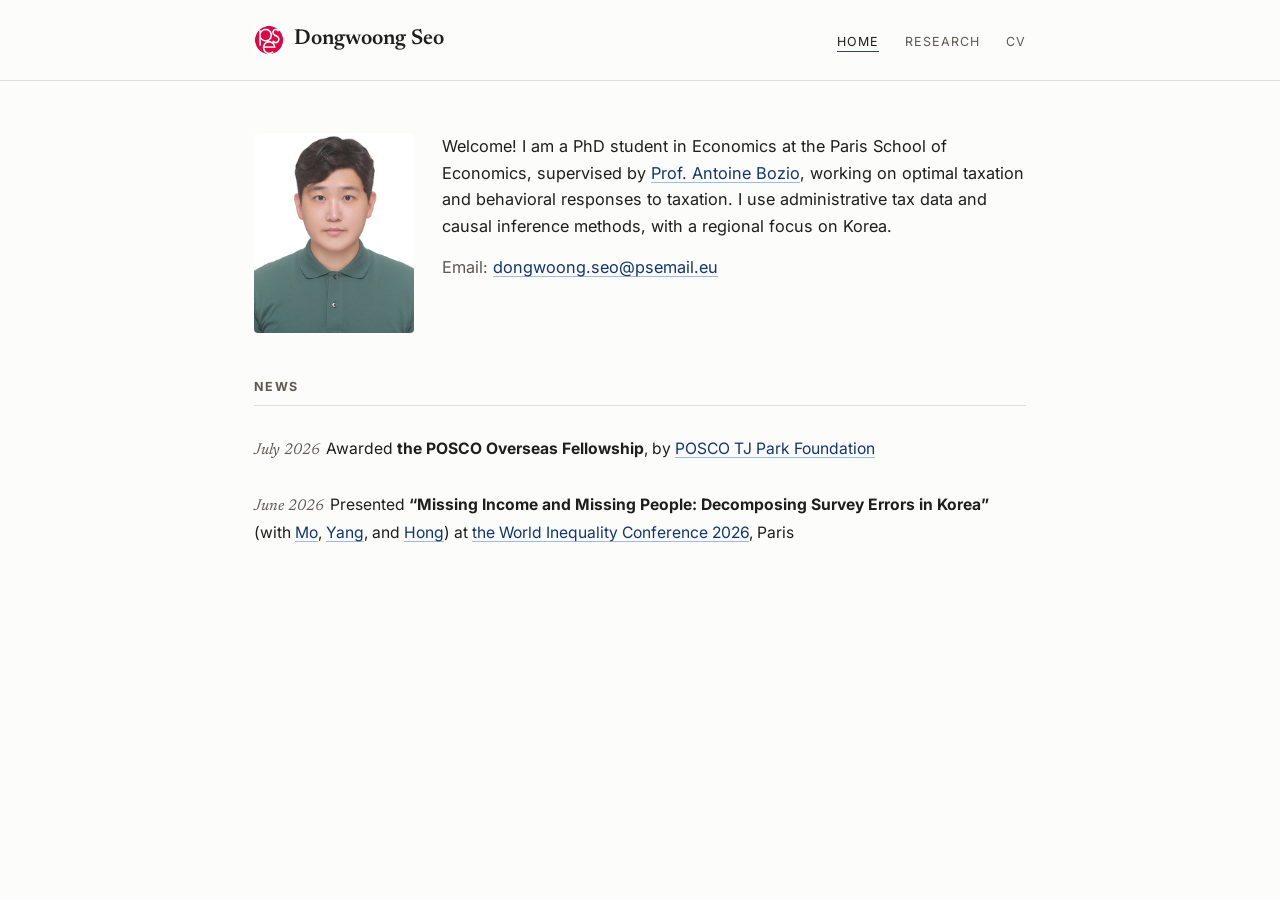
<file: index.html>
<!DOCTYPE html>
<html lang="en">
<head>
<meta name="google-site-verification" content="3j14vcpH-zvNJP-t5T4-k__dQVW7vxR4DlGUwAoXngc" />
<meta charset="UTF-8">
<meta name="viewport" content="width=device-width, initial-scale=1">
<title>Dongwoong Seo</title>
<meta name="description" content="Dongwoong Seo — PhD student in Economics, Paris School of Economics. Optimal taxation and behavioral responses to taxation.">
<meta property="og:title" content="Dongwoong Seo">
<meta property="og:type" content="website">
<meta property="og:description" content="PhD student in Economics, Paris School of Economics. Optimal taxation and behavioral responses to taxation.">
<link rel="preconnect" href="https://fonts.googleapis.com">
<link rel="preconnect" href="https://fonts.gstatic.com" crossorigin>
<link href="https://fonts.googleapis.com/css2?family=Newsreader:wght@400;500;600&family=Inter:wght@400;500;600&display=swap" rel="stylesheet">
<link rel="stylesheet" href="style.css">
</head>
<body>

<header class="site-header">
  <div class="wrap">
    <a class="brand" href="index.html">
      <img src="assets/pse_logo.jpg" alt="Paris School of Economics" class="brand-logo">
      Dongwoong Seo
    </a>
    <input type="checkbox" id="nav-toggle" class="nav-toggle-checkbox">
    <label for="nav-toggle" class="nav-toggle-label">&#9776;</label>
    <nav class="site-nav">
      <a href="index.html" class="active">Home</a>
      <a href="research.html">Research</a>
      <a href="cv.html">CV</a>
    </nav>
  </div>
</header>

<main>
  <div class="wrap">

    <div class="intro">
      <img src="assets/photo.png" alt="Dongwoong Seo">
      <div class="bio">
        <p>Welcome! I am a PhD student in Economics at the Paris School of Economics, supervised by <a href="https://www.parisschoolofeconomics.com/bozio-antoine/en/index.htm">Prof. Antoine Bozio</a>, working on optimal taxation and behavioral responses to taxation. I use administrative tax data and causal inference methods, with a regional focus on Korea.</p>
        <p class="email">Email: <a href="mailto:dwseo.econ@gmail.com">dongwoong.seo@psemail.eu</a></p>
      </div>
    </div>

    <h2 class="eyebrow">News</h2>
    <ul class="news">
      <li><span class="date">July 2026</span>Awarded <strong>the POSCO Overseas Fellowship</strong>, by <a href="https://www.postf.org/en">POSCO TJ Park Foundation</a></li>
      <li><span class="date">June 2026</span>Presented <strong>&ldquo;Missing Income and Missing People: Decomposing Survey Errors in Korea&rdquo;</strong> (with <a href="https://sites.google.com/view/zhexunmo/home">Mo</a>, <a href="https://sites.google.com/view/lyang/">Yang</a>, and <a href="https://sites.google.com/view/sehyunhong/">Hong</a>) at <a href="https://inequalitylab.world/en/event/world-inequality-conference-2026/">the World Inequality Conference 2026</a>, Paris</li>
    </ul>

  </div>
</main>

</body>
</html>
</file>
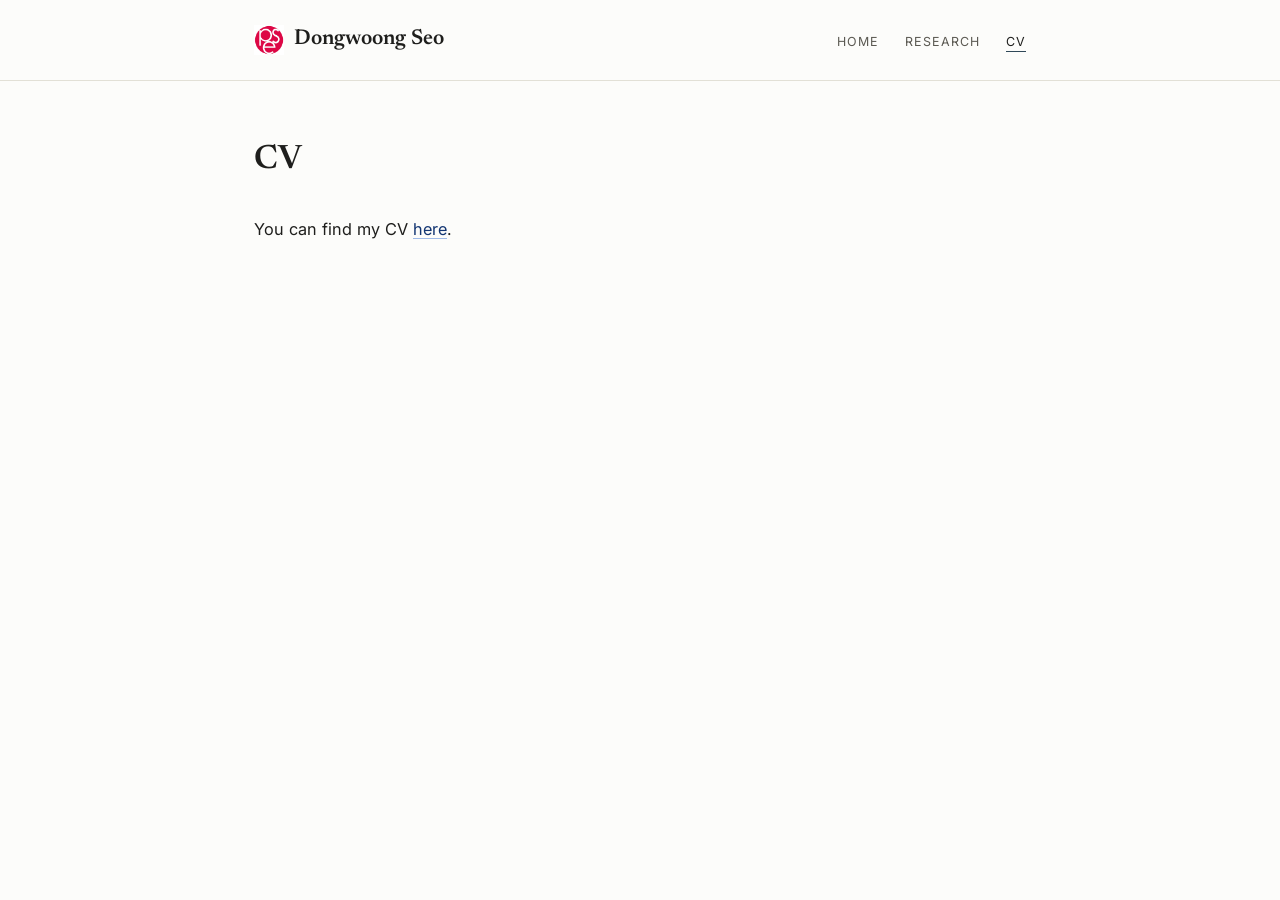
<file: cv.html>
<!DOCTYPE html>
<html lang="en">
<head>
<meta charset="UTF-8">
<meta name="viewport" content="width=device-width, initial-scale=1">
<title>Dongwoong Seo — CV</title>
<meta name="description" content="Curriculum vitae — Dongwoong Seo.">
<meta property="og:title" content="Dongwoong Seo — CV">
<meta property="og:type" content="website">
<link rel="preconnect" href="https://fonts.googleapis.com">
<link rel="preconnect" href="https://fonts.gstatic.com" crossorigin>
<link href="https://fonts.googleapis.com/css2?family=Newsreader:wght@400;500;600&family=Inter:wght@400;500;600&display=swap" rel="stylesheet">
<link rel="stylesheet" href="style.css">
</head>
<body>

<header class="site-header">
  <div class="wrap">
    <a class="brand" href="index.html">
      <img src="assets/pse_logo.jpg" alt="Paris School of Economics" class="brand-logo">
      Dongwoong Seo
    </a>
    <input type="checkbox" id="nav-toggle" class="nav-toggle-checkbox">
    <label for="nav-toggle" class="nav-toggle-label">&#9776;</label>
    <nav class="site-nav">
      <a href="index.html">Home</a>
      <a href="research.html">Research</a>
      <a href="cv.html" class="active">CV</a>
    </nav>
  </div>
</header>

<main>
  <div class="wrap">
    <h1>CV</h1>
    <!-- TODO: consider self-hosting as assets/Seo_CV.pdf instead of Google Drive for reliability -->
    <p>You can find my CV <a href="assets/CV_09:26.pdf">here</a>.</p>
  </div>
</main>

</body>
</html>
</file>
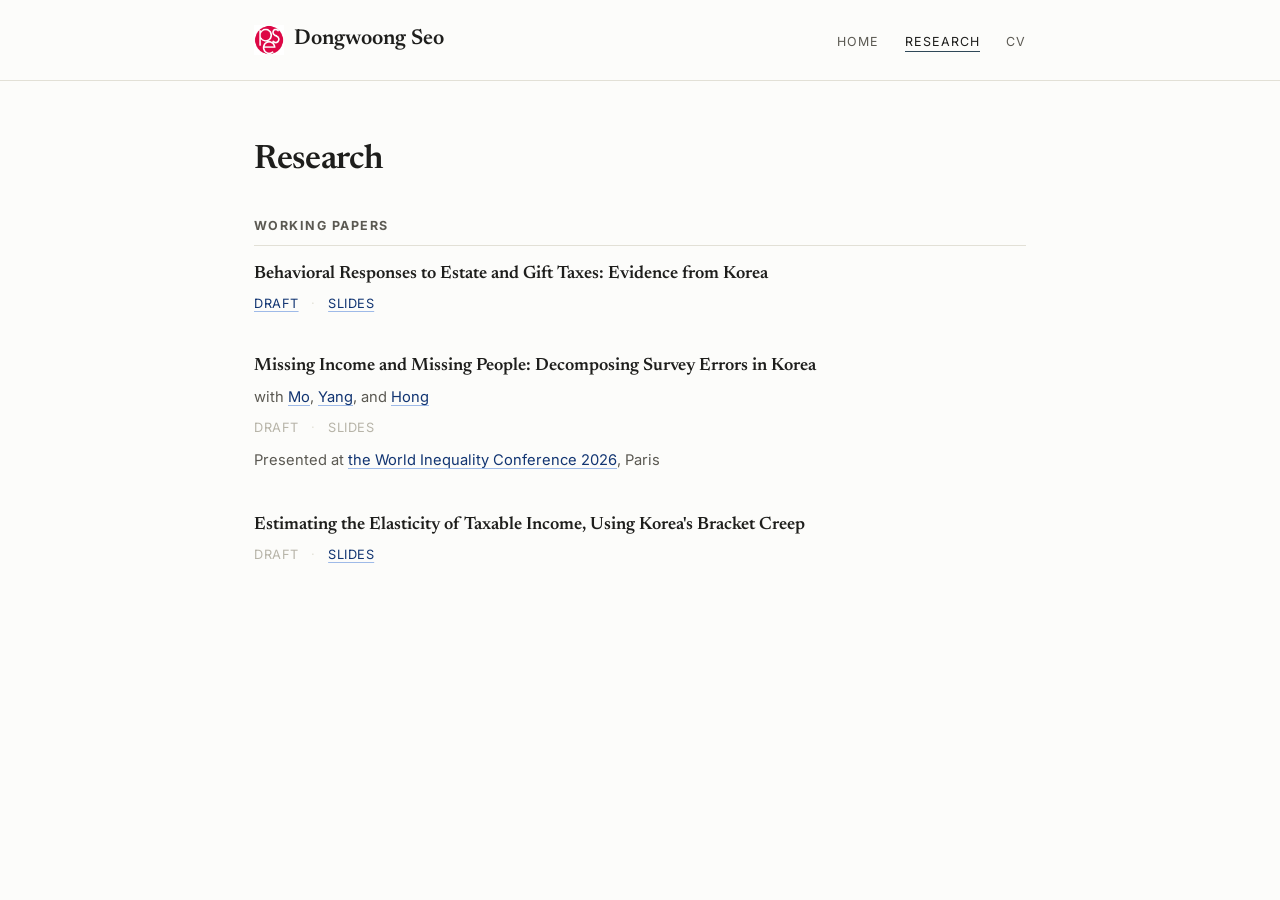
<file: research.html>
<!DOCTYPE html>
<html lang="en">
<head>
<meta charset="UTF-8">
<meta name="viewport" content="width=device-width, initial-scale=1">
<title>Dongwoong Seo — Research</title>
<meta name="description" content="Working papers by Dongwoong Seo on optimal taxation and behavioral responses to taxation.">
<meta property="og:title" content="Dongwoong Seo — Research">
<meta property="og:type" content="website">
<link rel="preconnect" href="https://fonts.googleapis.com">
<link rel="preconnect" href="https://fonts.gstatic.com" crossorigin>
<link href="https://fonts.googleapis.com/css2?family=Newsreader:wght@400;500;600&family=Inter:wght@400;500;600&display=swap" rel="stylesheet">
<link rel="stylesheet" href="style.css">
</head>
<body>


<header class="site-header">
  <div class="wrap">
    <a class="brand" href="index.html">
      <img src="assets/pse_logo.jpg" alt="Paris School of Economics" class="brand-logo">
      Dongwoong Seo
    </a>
    <input type="checkbox" id="nav-toggle" class="nav-toggle-checkbox">
    <label for="nav-toggle" class="nav-toggle-label">&#9776;</label>
    <nav class="site-nav">
      <a href="index.html">Home</a>
      <a href="research.html" class="active">Research</a>
      <a href="cv.html">CV</a>
    </nav>
  </div>
</header>

<main>
  <div class="wrap">
    <h1>Research</h1>
    <h2 class="eyebrow">Working Papers</h2>

    <div class="pub">
      <h3>Behavioral Responses to Estate and Gift Taxes: Evidence from Korea</h3>
      <div class="links">
        <a href="https://www.dropbox.com/scl/fi/5fu6mv79bllqfika8emzd/Seo-D.-Behavioral-Responses-to-Estate-and-Gift-Taxes.pdf?rlkey=n8d4v0q9n7tjtw9c7ud30qnli&dl=0">Draft</a>
        <span class="sep">&middot;</span>
        <!-- TODO: link slides once ready -->
        <a href="https://www.dropbox.com/scl/fi/g2gm73w263dkr4qns5h7w/Elasticity_slide_new.pdf?rlkey=xk8fhiizlpkm9vv4z85ufzwqc&st=zx8kfdkx&dl=0">Slides</a>
      </div>
    </div>

    <div class="pub">
      <h3>Missing Income and Missing People: Decomposing Survey Errors in Korea</h3>
      <div class="authors">with <a href="https://sites.google.com/view/zhexunmo/home">Mo</a>, <a href="https://sites.google.com/view/lyang/">Yang</a>, and <a href="https://sites.google.com/view/sehyunhong/">Hong</a></div>
      <div class="links">
        <!-- TODO: link draft once ready -->
        <span class="unavailable">Draft</span>
        <span class="sep">&middot;</span>
        <!-- TODO: link slides once ready -->
        <span class="unavailable">Slides</span>
      </div>
      <div class="note">Presented at <a href="https://inequalitylab.world/en/event/world-inequality-conference-2026/">the World Inequality Conference 2026</a>, Paris</div>
    </div>

    <div class="pub">
      <h3>Estimating the Elasticity of Taxable Income, Using Korea's Bracket Creep</h3>
      <div class="links">
        <!-- TODO: link draft once ready -->
        <span class="unavailable">Draft</span>
        <span class="sep">&middot;</span>
        <!-- NOTE: this file is named "dwseo_thesis.pdf" — double-check it's really the slides and not the thesis draft before publishing -->
        <a href="https://www.dropbox.com/scl/fi/jkuodjm6vzxk107yp8075/dwseo_thesis.pdf?rlkey=42q33rnikrfql5qb10597qikq&dl=0">Slides</a>
      </div>
    </div>

  </div>
</main>

</body>
</html>
</file>
<file: style.css>
:root{
  --bg:#fcfcfa;
  --ink:#1e1e1c;
  --ink-soft:#5b5952;
  --line:#e2e0d6;
  --accent:#2f4858;
  --link:#123572;
  --unavailable:#b7b4a8;
  --serif:'Newsreader','Iowan Old Style',Georgia,'Times New Roman',serif;
  --sans:'Inter',-apple-system,BlinkMacSystemFont,'Segoe UI',sans-serif;
  --maxw:820px;
}
*{box-sizing:border-box;}
body{
  margin:0; background:var(--bg); color:var(--ink);
  font-family:var(--sans); font-size:16px; line-height:1.65;
  -webkit-font-smoothing:antialiased;
}
a{
  color:var(--link); text-decoration:underline; text-decoration-color:rgba(17,85,204,.4);
  text-underline-offset:3px; transition:text-decoration-color .15s ease;
}
a:hover{text-decoration-color:var(--link);}
a:focus-visible{outline:2px solid var(--link); outline-offset:2px; border-radius:2px;}
 
.wrap{max-width:var(--maxw); margin:0 auto; padding:0 24px;}
 
header.site-header{border-bottom:1px solid var(--line); padding:22px 0;}
header.site-header .wrap{display:flex; align-items:center; justify-content:space-between; flex-wrap:wrap; gap:12px;}
.brand{font-family:var(--serif); font-size:1.35rem; font-weight:600; color:var(--ink); text-decoration:none; display:flex; align-items:center; gap:10px;}
.brand-logo{height:30px; width:auto; text-decoration:none;}
.brand:hover{color:var(--accent); text-decoration:none;}
 
/* Underline-tab nav (not the global link underline above) */
nav.site-nav a{
  font-family:var(--sans); font-size:.78rem; letter-spacing:.08em; text-transform:uppercase;
  color:var(--ink-soft); text-decoration:none; margin-left:22px; border-bottom:1px solid transparent; padding-bottom:2px;
}
nav.site-nav a:first-child{margin-left:0;}
nav.site-nav a:hover, nav.site-nav a.active{color:var(--ink); border-bottom-color:var(--accent);}
 
.nav-toggle-checkbox{display:none;}
.nav-toggle-label{display:none; cursor:pointer; font-size:1.5rem; line-height:1; padding:4px 8px; color:var(--ink);}
 
main{padding:52px 0 80px;}
main p{font-size:1.02rem;}
 
h1{font-family:var(--serif); font-weight:600; font-size:2.1rem; margin:0 0 28px; letter-spacing:-.01em;}
 
h2.eyebrow{
  font-family:var(--sans); font-size:.78rem; letter-spacing:.12em; text-transform:uppercase;
  color:var(--ink-soft); margin:44px 0 16px; padding-bottom:8px; border-bottom:1px solid var(--line);
}
h1 + h2.eyebrow{margin-top:0;}
 
/* Home: photo + bio intro */
.intro{display:flex; gap:28px; align-items:flex-start; flex-wrap:wrap; margin-bottom:8px;}
.intro img{width:160px; height:200px; object-fit:cover; border-radius:4px; flex-shrink:0; background:var(--line);}
.intro .bio{flex:1; min-width:240px;}
.bio p{margin:0 0 14px; font-size:1.02rem;}
.email{font-size:.95rem; color:var(--ink-soft);}
 
/* Home: news list */
ul.news{list-style:none; margin:0; padding:0;}
ul.news li{padding:14px 0; font-size:.98rem;}
ul.news .date{font-family:var(--serif); font-style:italic; color:var(--ink-soft); margin-right:6px;}
 
/* Research: publication list */
.pub{margin-bottom:40px;}
.pub h3{font-family:var(--serif); font-weight:600; font-size:1.12rem; margin:0 0 6px; line-height:1.4;}
.pub .authors{font-size:.92rem; color:var(--ink-soft); margin-bottom:8px;}
.pub .links{font-size:.8rem; letter-spacing:.04em; text-transform:uppercase;}
.pub .links .sep{margin:0 8px; color:var(--line);}
.pub .links .unavailable{color:var(--unavailable); cursor:default;}
.pub .note{font-size:.92rem; color:var(--ink-soft); margin-top:10px;}
 
@media (max-width:520px){
  h1{font-size:1.7rem;}
  header.site-header .wrap{row-gap:14px;}
  .brand-logo{height:36px;}
 
  .nav-toggle-label{display:block;}
  nav.site-nav{display:none; width:100%; margin-top:4px;}
  nav.site-nav a{display:block; margin-left:0; padding:10px 0; border-bottom:1px solid var(--line);}
  nav.site-nav a:last-child{border-bottom:none;}
  .nav-toggle-checkbox:checked ~ nav.site-nav{display:block;}
 
  /* keep photo beside the text instead of stacking, just smaller */
  .intro{gap:16px;}
  .intro img{width:160px; height:200px;}
  .intro .bio{min-width:0;}
}
</file>
